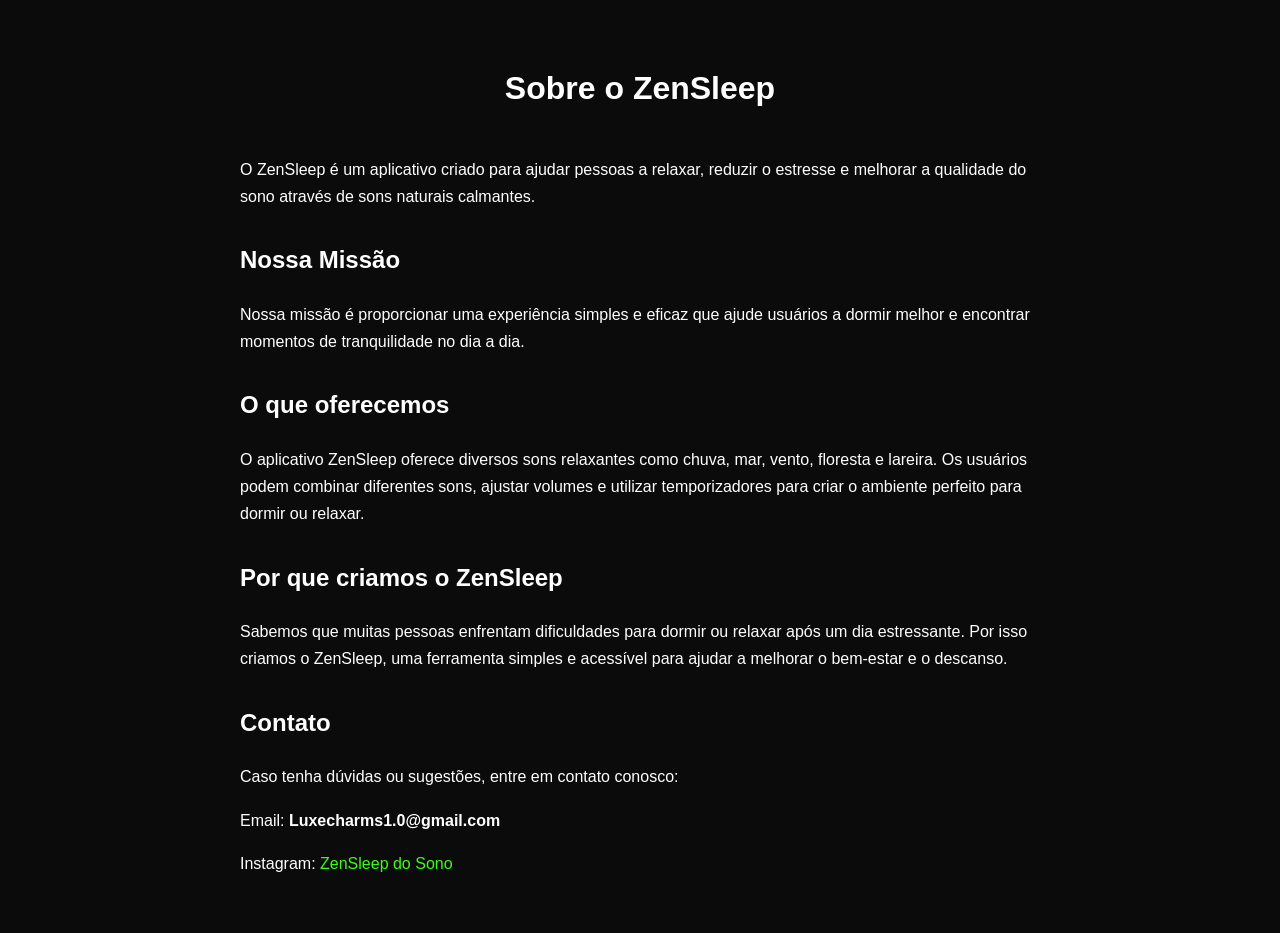
<file: about.html>
<!DOCTYPE html>
<html lang="pt-BR">

<head>
<meta charset="UTF-8">
<meta name="viewport" content="width=device-width, initial-scale=1.0">

<title>Sobre - ZenSleep</title>

<style>

body{
font-family: Arial, sans-serif;
background:#0b0b0b;
color:white;
padding:40px;
max-width:800px;
margin:auto;
line-height:1.7;
}

h1{
text-align:center;
margin-bottom:40px;
}

h2{
margin-top:30px;
}

a{
color:#39ff14;
text-decoration:none;
}

</style>

</head>

<body>

<h1>Sobre o ZenSleep</h1>

<p>
O ZenSleep é um aplicativo criado para ajudar pessoas a relaxar, reduzir o estresse e melhorar a qualidade do sono através de sons naturais calmantes.
</p>

<h2>Nossa Missão</h2>

<p>
Nossa missão é proporcionar uma experiência simples e eficaz que ajude usuários a dormir melhor e encontrar momentos de tranquilidade no dia a dia.
</p>

<h2>O que oferecemos</h2>

<p>
O aplicativo ZenSleep oferece diversos sons relaxantes como chuva, mar, vento, floresta e lareira. Os usuários podem combinar diferentes sons, ajustar volumes e utilizar temporizadores para criar o ambiente perfeito para dormir ou relaxar.
</p>

<h2>Por que criamos o ZenSleep</h2>

<p>
Sabemos que muitas pessoas enfrentam dificuldades para dormir ou relaxar após um dia estressante. Por isso criamos o ZenSleep, uma ferramenta simples e acessível para ajudar a melhorar o bem-estar e o descanso.
</p>

<h2>Contato</h2>

<p>
Caso tenha dúvidas ou sugestões, entre em contato conosco:
</p>

<p>
Email: <strong>Luxecharms1.0@gmail.com</strong>
</p>

<p>
Instagram: <a href="https://www.instagram.com/zensleep_do_sono?igsh=cm5rY3A4eGVwNXYx" target="_blank">ZenSleep do Sono</a>
</p>

</body>

</html>
</file>
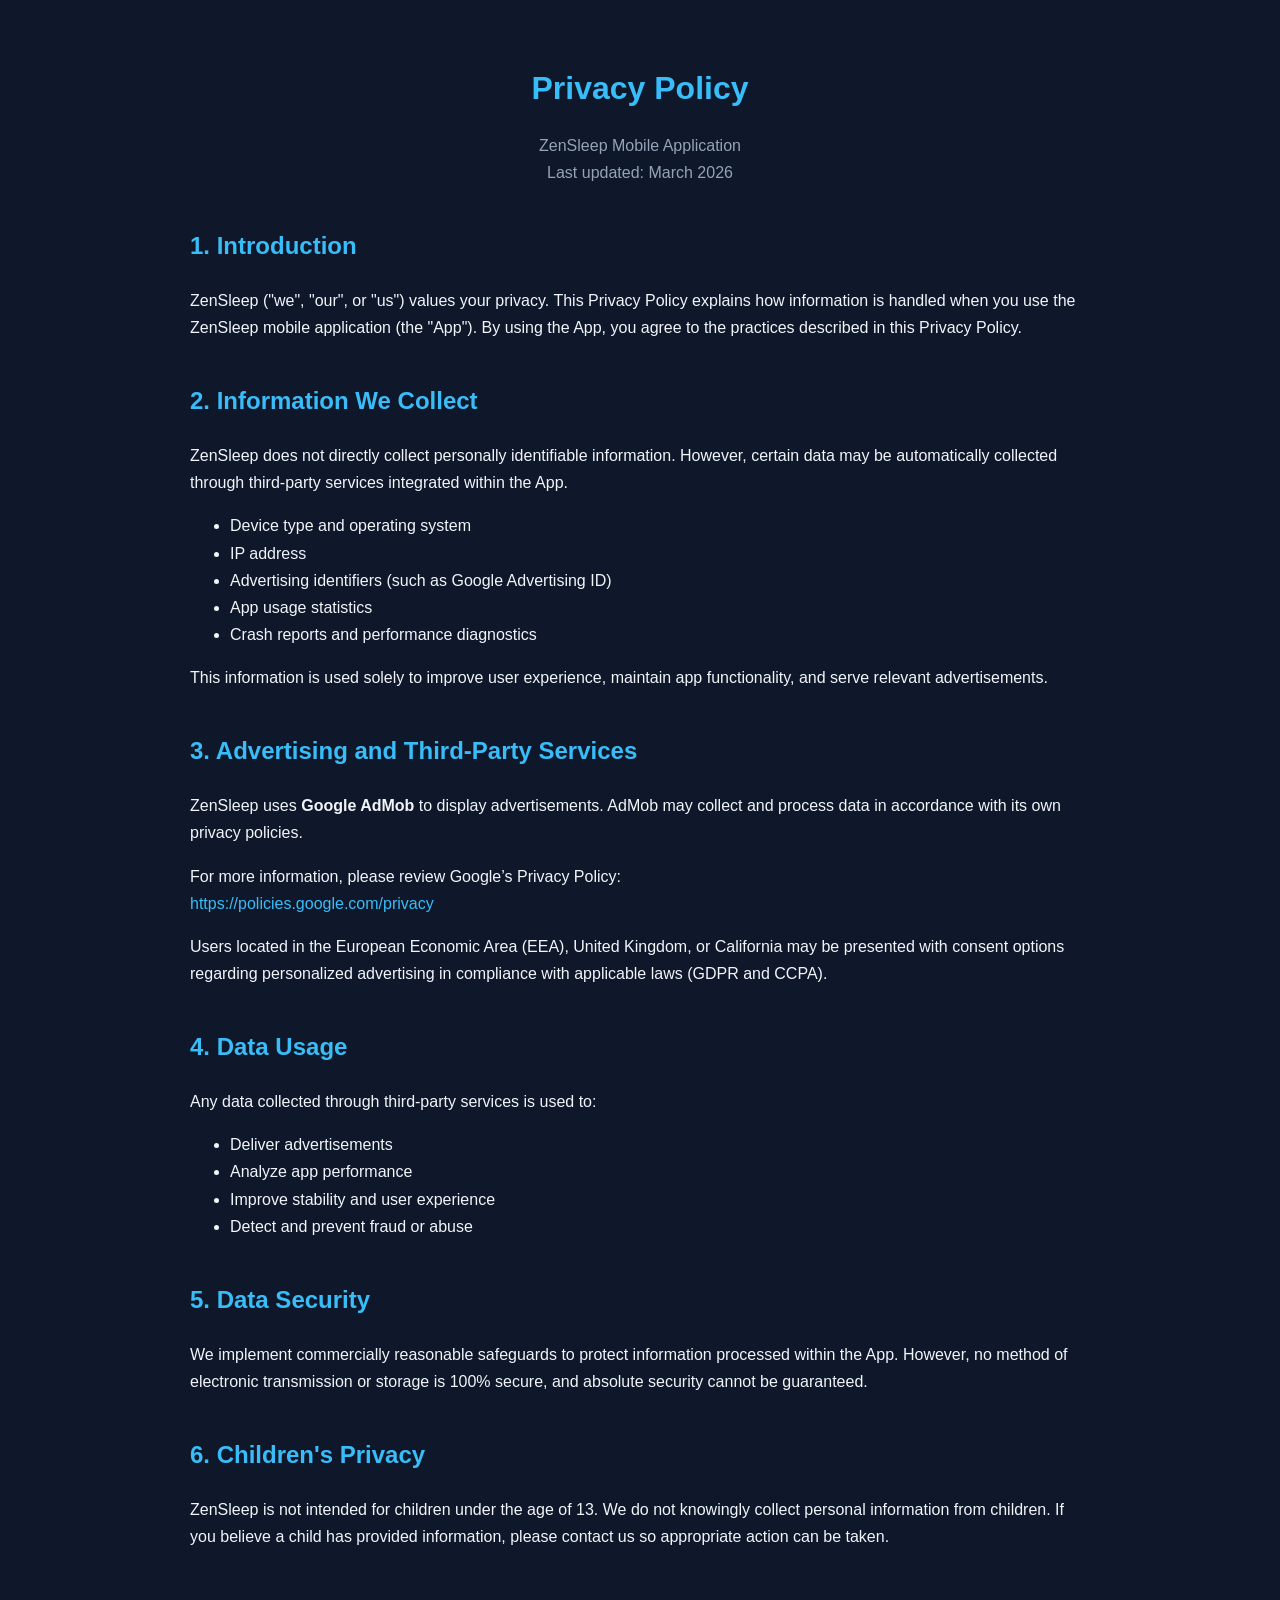
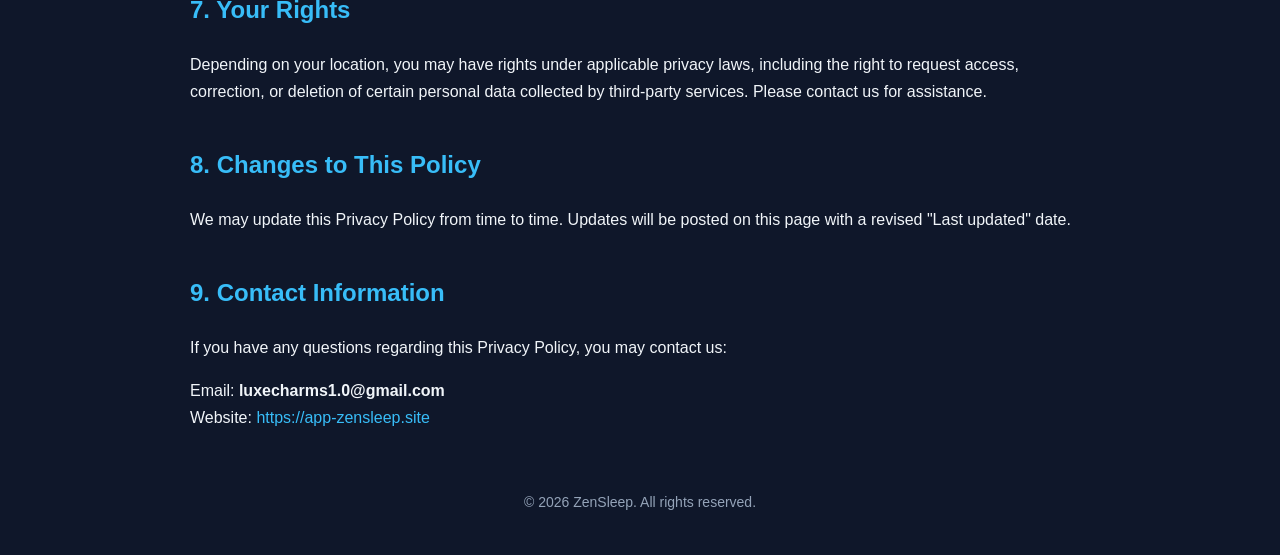
<file: privacy-policy.html>
<!DOCTYPE html>
<html lang="en">
<head>
<meta charset="UTF-8">
<meta name="viewport" content="width=device-width, initial-scale=1.0">
<title>ZenSleep - Privacy Policy</title>
<style>
body {
    font-family: Arial, sans-serif;
    background-color: #0f172a;
    color: #f1f5f9;
    margin: 0;
    padding: 0;
    line-height: 1.7;
}
.container {
    max-width: 900px;
    margin: auto;
    padding: 40px 20px;
}
h1, h2 {
    color: #38bdf8;
}
h1 {
    text-align: center;
    margin-bottom: 10px;
}
.subtitle {
    text-align: center;
    color: #94a3b8;
    margin-bottom: 40px;
}
.section {
    margin-bottom: 40px;
}
a {
    color: #38bdf8;
    text-decoration: none;
}
a:hover {
    text-decoration: underline;
}
.footer {
    margin-top: 60px;
    text-align: center;
    font-size: 14px;
    color: #94a3b8;
}
</style>
</head>
<body>

<div class="container">

<h1>Privacy Policy</h1>
<p class="subtitle">ZenSleep Mobile Application<br>Last updated: March 2026</p>

<div class="section">
<h2>1. Introduction</h2>
<p>
ZenSleep ("we", "our", or "us") values your privacy. This Privacy Policy explains how information is handled when you use the ZenSleep mobile application (the "App").
By using the App, you agree to the practices described in this Privacy Policy.
</p>
</div>

<div class="section">
<h2>2. Information We Collect</h2>
<p>
ZenSleep does not directly collect personally identifiable information.
However, certain data may be automatically collected through third-party services integrated within the App.
</p>
<ul>
<li>Device type and operating system</li>
<li>IP address</li>
<li>Advertising identifiers (such as Google Advertising ID)</li>
<li>App usage statistics</li>
<li>Crash reports and performance diagnostics</li>
</ul>
<p>
This information is used solely to improve user experience, maintain app functionality, and serve relevant advertisements.
</p>
</div>

<div class="section">
<h2>3. Advertising and Third-Party Services</h2>
<p>
ZenSleep uses <strong>Google AdMob</strong> to display advertisements. AdMob may collect and process data in accordance with its own privacy policies.
</p>
<p>
For more information, please review Google’s Privacy Policy:
<br>
<a href="https://policies.google.com/privacy" target="_blank">
https://policies.google.com/privacy
</a>
</p>
<p>
Users located in the European Economic Area (EEA), United Kingdom, or California may be presented with consent options regarding personalized advertising in compliance with applicable laws (GDPR and CCPA).
</p>
</div>

<div class="section">
<h2>4. Data Usage</h2>
<p>
Any data collected through third-party services is used to:
</p>
<ul>
<li>Deliver advertisements</li>
<li>Analyze app performance</li>
<li>Improve stability and user experience</li>
<li>Detect and prevent fraud or abuse</li>
</ul>
</div>

<div class="section">
<h2>5. Data Security</h2>
<p>
We implement commercially reasonable safeguards to protect information processed within the App.
However, no method of electronic transmission or storage is 100% secure, and absolute security cannot be guaranteed.
</p>
</div>

<div class="section">
<h2>6. Children's Privacy</h2>
<p>
ZenSleep is not intended for children under the age of 13.
We do not knowingly collect personal information from children.
If you believe a child has provided information, please contact us so appropriate action can be taken.
</p>
</div>

<div class="section">
<h2>7. Your Rights</h2>
<p>
Depending on your location, you may have rights under applicable privacy laws, including the right to request access, correction, or deletion of certain personal data collected by third-party services.
Please contact us for assistance.
</p>
</div>

<div class="section">
<h2>8. Changes to This Policy</h2>
<p>
We may update this Privacy Policy from time to time.
Updates will be posted on this page with a revised "Last updated" date.
</p>
</div>

<div class="section">
<h2>9. Contact Information</h2>
<p>
If you have any questions regarding this Privacy Policy, you may contact us:
</p>
<p>
Email: <strong>luxecharms1.0@gmail.com</strong><br>
Website: <a href="https://app-zensleep.site">https://app-zensleep.site</a>
</p>
</div>

<div class="footer">
© 2026 ZenSleep. All rights reserved.
</div>

</div>

</body>
</html>
</file>
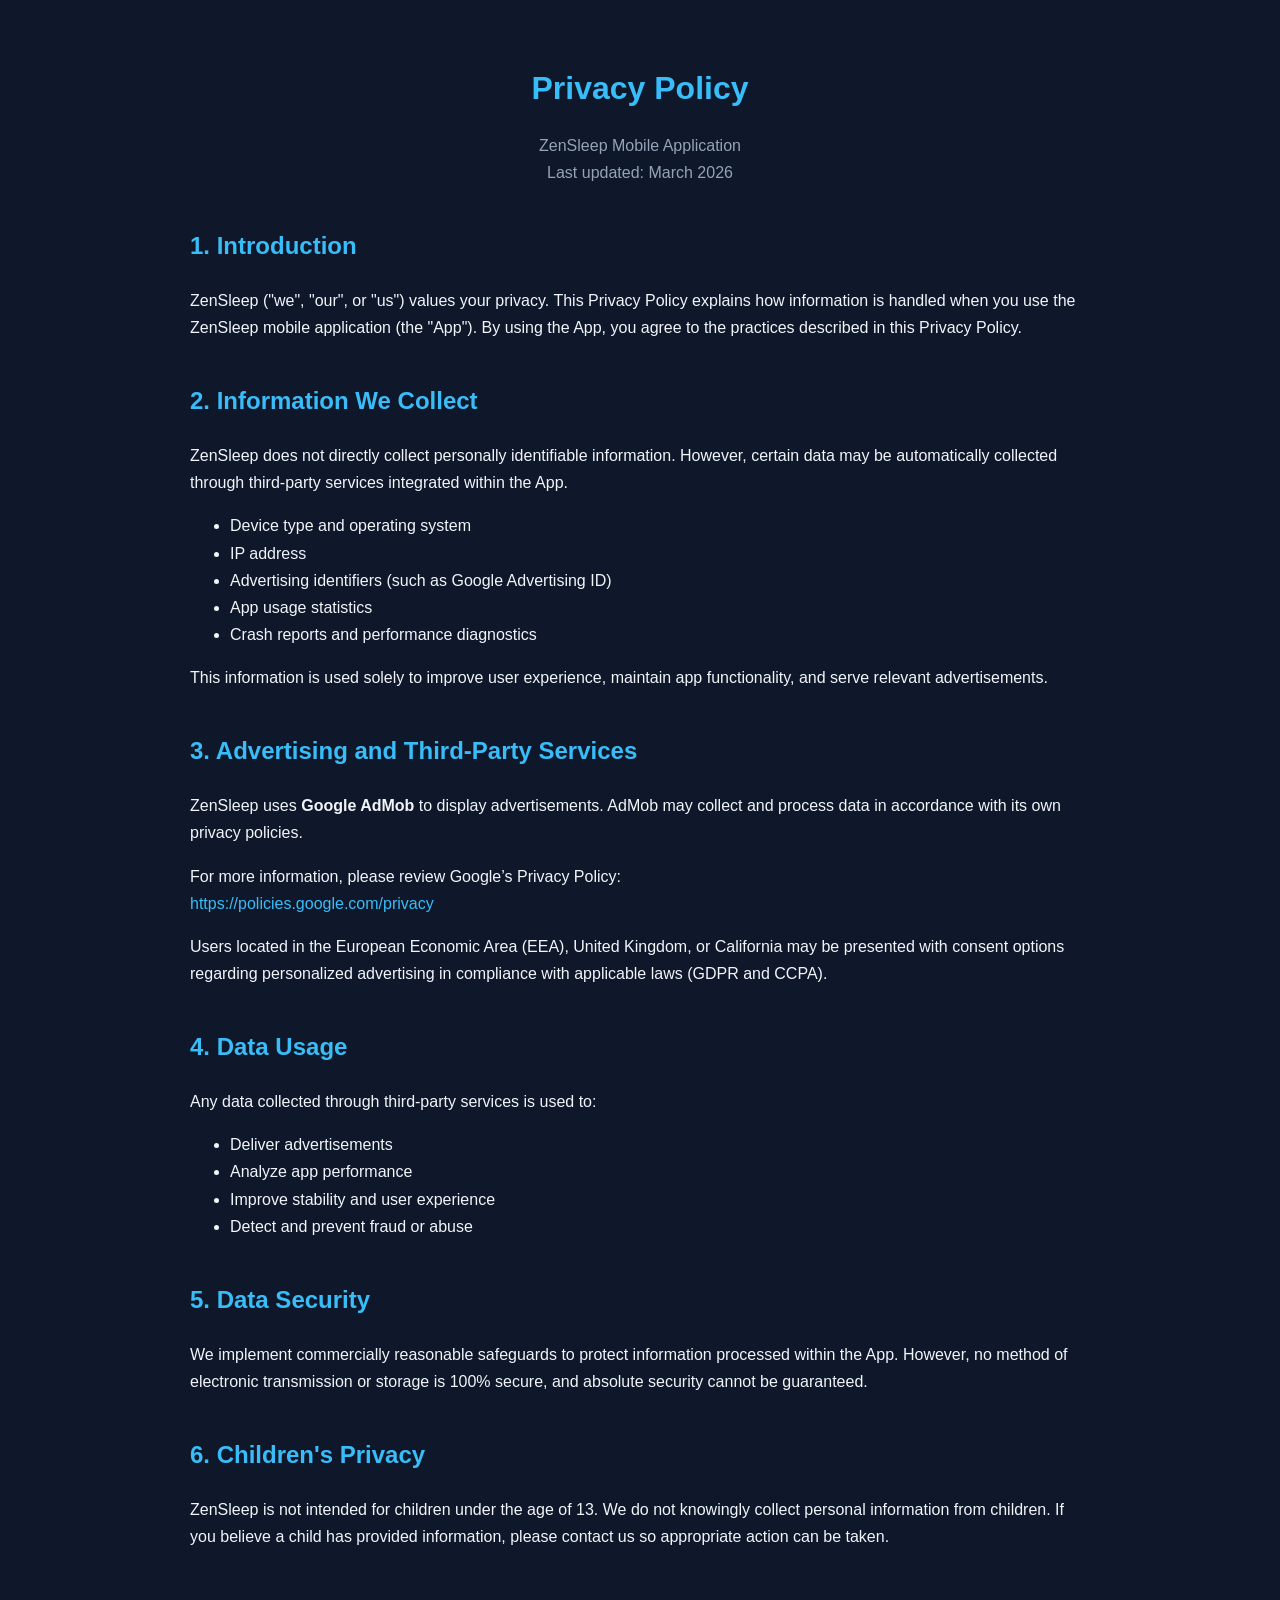
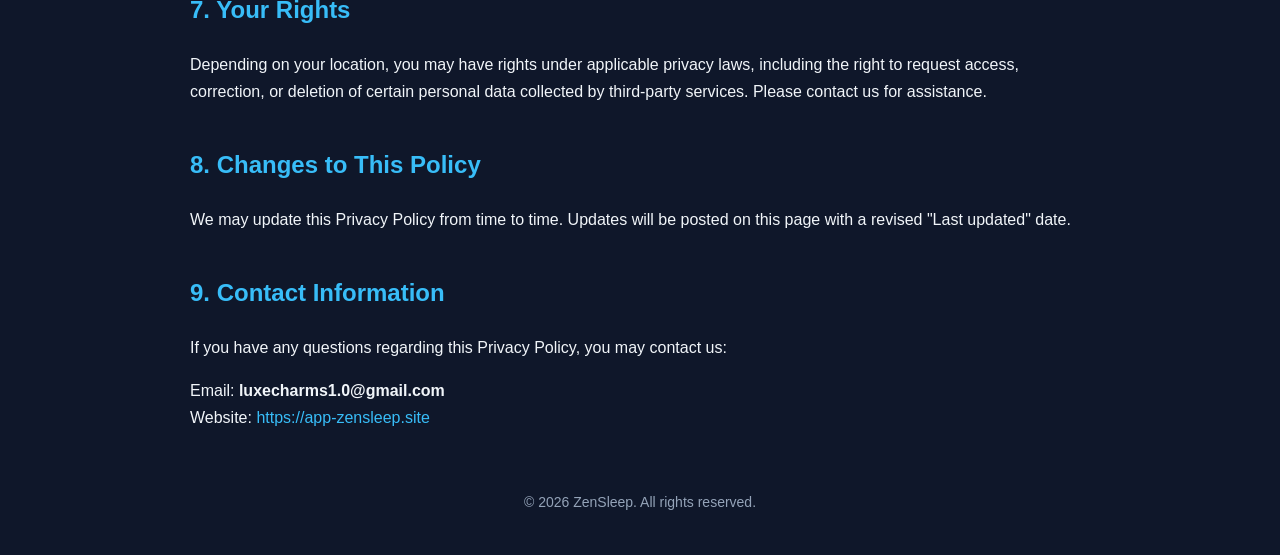
<file: privacy.html>
<!DOCTYPE html>
<html lang="en">
<head>
<meta charset="UTF-8">
<meta name="viewport" content="width=device-width, initial-scale=1.0">
<title>ZenSleep - Privacy Policy</title>
<style>
body {
    font-family: Arial, sans-serif;
    background-color: #0f172a;
    color: #f1f5f9;
    margin: 0;
    padding: 0;
    line-height: 1.7;
}
.container {
    max-width: 900px;
    margin: auto;
    padding: 40px 20px;
}
h1, h2 {
    color: #38bdf8;
}
h1 {
    text-align: center;
    margin-bottom: 10px;
}
.subtitle {
    text-align: center;
    color: #94a3b8;
    margin-bottom: 40px;
}
.section {
    margin-bottom: 40px;
}
a {
    color: #38bdf8;
    text-decoration: none;
}
a:hover {
    text-decoration: underline;
}
.footer {
    margin-top: 60px;
    text-align: center;
    font-size: 14px;
    color: #94a3b8;
}
</style>
</head>
<body>

<div class="container">

<h1>Privacy Policy</h1>
<p class="subtitle">ZenSleep Mobile Application<br>Last updated: March 2026</p>

<div class="section">
<h2>1. Introduction</h2>
<p>
ZenSleep ("we", "our", or "us") values your privacy. This Privacy Policy explains how information is handled when you use the ZenSleep mobile application (the "App").
By using the App, you agree to the practices described in this Privacy Policy.
</p>
</div>

<div class="section">
<h2>2. Information We Collect</h2>
<p>
ZenSleep does not directly collect personally identifiable information.
However, certain data may be automatically collected through third-party services integrated within the App.
</p>
<ul>
<li>Device type and operating system</li>
<li>IP address</li>
<li>Advertising identifiers (such as Google Advertising ID)</li>
<li>App usage statistics</li>
<li>Crash reports and performance diagnostics</li>
</ul>
<p>
This information is used solely to improve user experience, maintain app functionality, and serve relevant advertisements.
</p>
</div>

<div class="section">
<h2>3. Advertising and Third-Party Services</h2>
<p>
ZenSleep uses <strong>Google AdMob</strong> to display advertisements. AdMob may collect and process data in accordance with its own privacy policies.
</p>
<p>
For more information, please review Google’s Privacy Policy:
<br>
<a href="https://policies.google.com/privacy" target="_blank">
https://policies.google.com/privacy
</a>
</p>
<p>
Users located in the European Economic Area (EEA), United Kingdom, or California may be presented with consent options regarding personalized advertising in compliance with applicable laws (GDPR and CCPA).
</p>
</div>

<div class="section">
<h2>4. Data Usage</h2>
<p>
Any data collected through third-party services is used to:
</p>
<ul>
<li>Deliver advertisements</li>
<li>Analyze app performance</li>
<li>Improve stability and user experience</li>
<li>Detect and prevent fraud or abuse</li>
</ul>
</div>

<div class="section">
<h2>5. Data Security</h2>
<p>
We implement commercially reasonable safeguards to protect information processed within the App.
However, no method of electronic transmission or storage is 100% secure, and absolute security cannot be guaranteed.
</p>
</div>

<div class="section">
<h2>6. Children's Privacy</h2>
<p>
ZenSleep is not intended for children under the age of 13.
We do not knowingly collect personal information from children.
If you believe a child has provided information, please contact us so appropriate action can be taken.
</p>
</div>

<div class="section">
<h2>7. Your Rights</h2>
<p>
Depending on your location, you may have rights under applicable privacy laws, including the right to request access, correction, or deletion of certain personal data collected by third-party services.
Please contact us for assistance.
</p>
</div>

<div class="section">
<h2>8. Changes to This Policy</h2>
<p>
We may update this Privacy Policy from time to time.
Updates will be posted on this page with a revised "Last updated" date.
</p>
</div>

<div class="section">
<h2>9. Contact Information</h2>
<p>
If you have any questions regarding this Privacy Policy, you may contact us:
</p>
<p>
Email: <strong>luxecharms1.0@gmail.com</strong><br>
Website: <a href="https://app-zensleep.site">https://app-zensleep.site</a>
</p>
</div>

<div class="footer">
© 2026 ZenSleep. All rights reserved.
</div>

</div>

</body>
</html>
</file>
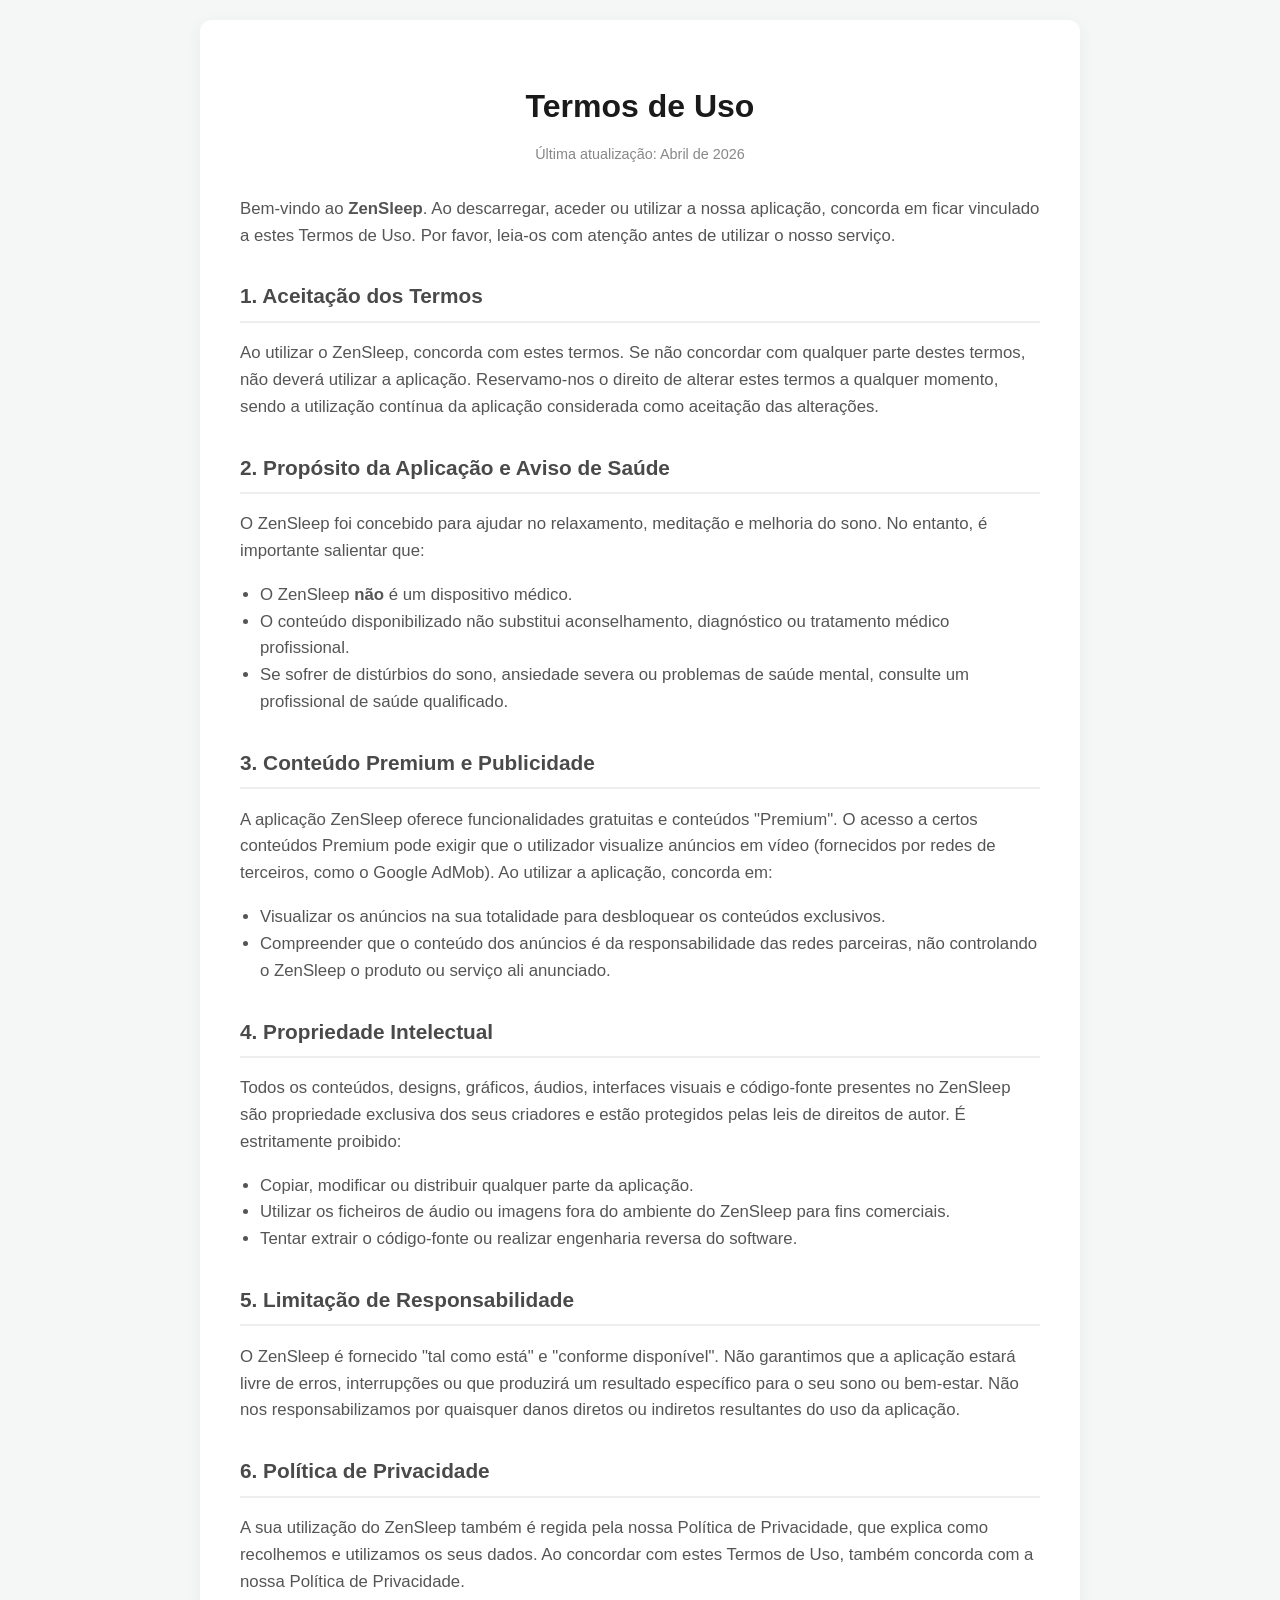
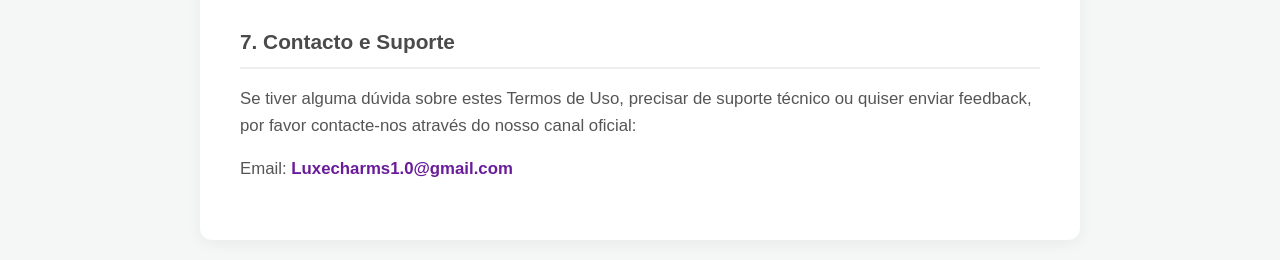
<file: terms.html>
<!DOCTYPE html>
<html lang="pt-BR">
<head>
    <meta charset="UTF-8">
    <meta name="viewport" content="width=device-width, initial-scale=1.0">
    <title>Termos de Uso - ZenSleep</title>
    <style>
        body {
            font-family: 'Segoe UI', Tahoma, Geneva, Verdana, sans-serif;
            line-height: 1.6;
            color: #333;
            background-color: #f4f7f6;
            margin: 0;
            padding: 20px;
        }
        .container {
            max-width: 800px;
            margin: 0 auto;
            background: #ffffff;
            padding: 40px;
            border-radius: 12px;
            box-shadow: 0 4px 15px rgba(0,0,0,0.05);
        }
        h1 {
            color: #1a1a1a;
            text-align: center;
            font-size: 2em;
            margin-bottom: 10px;
        }
        h2 {
            color: #4a4a4a;
            border-bottom: 2px solid #eee;
            padding-bottom: 8px;
            margin-top: 30px;
            font-size: 1.3em;
        }
        p, li {
            font-size: 1.05em;
            color: #555;
        }
        ul {
            padding-left: 20px;
        }
        .last-updated {
            text-align: center;
            color: #888;
            font-size: 0.9em;
            margin-bottom: 30px;
        }
        .contact-email {
            font-weight: bold;
            color: #6a1b9a; /* Um tom de roxo a combinar com a identidade do app */
        }
    </style>
</head>
<body>

    <div class="container">
        <h1>Termos de Uso</h1>
        <div class="last-updated">Última atualização: Abril de 2026</div>

        <p>Bem-vindo ao <strong>ZenSleep</strong>. Ao descarregar, aceder ou utilizar a nossa aplicação, concorda em ficar vinculado a estes Termos de Uso. Por favor, leia-os com atenção antes de utilizar o nosso serviço.</p>

        <h2>1. Aceitação dos Termos</h2>
        <p>Ao utilizar o ZenSleep, concorda com estes termos. Se não concordar com qualquer parte destes termos, não deverá utilizar a aplicação. Reservamo-nos o direito de alterar estes termos a qualquer momento, sendo a utilização contínua da aplicação considerada como aceitação das alterações.</p>

        <h2>2. Propósito da Aplicação e Aviso de Saúde</h2>
        <p>O ZenSleep foi concebido para ajudar no relaxamento, meditação e melhoria do sono. No entanto, é importante salientar que:</p>
        <ul>
            <li>O ZenSleep <strong>não</strong> é um dispositivo médico.</li>
            <li>O conteúdo disponibilizado não substitui aconselhamento, diagnóstico ou tratamento médico profissional.</li>
            <li>Se sofrer de distúrbios do sono, ansiedade severa ou problemas de saúde mental, consulte um profissional de saúde qualificado.</li>
        </ul>

        <h2>3. Conteúdo Premium e Publicidade</h2>
        <p>A aplicação ZenSleep oferece funcionalidades gratuitas e conteúdos "Premium". O acesso a certos conteúdos Premium pode exigir que o utilizador visualize anúncios em vídeo (fornecidos por redes de terceiros, como o Google AdMob). Ao utilizar a aplicação, concorda em:</p>
        <ul>
            <li>Visualizar os anúncios na sua totalidade para desbloquear os conteúdos exclusivos.</li>
            <li>Compreender que o conteúdo dos anúncios é da responsabilidade das redes parceiras, não controlando o ZenSleep o produto ou serviço ali anunciado.</li>
        </ul>

        <h2>4. Propriedade Intelectual</h2>
        <p>Todos os conteúdos, designs, gráficos, áudios, interfaces visuais e código-fonte presentes no ZenSleep são propriedade exclusiva dos seus criadores e estão protegidos pelas leis de direitos de autor. É estritamente proibido:</p>
        <ul>
            <li>Copiar, modificar ou distribuir qualquer parte da aplicação.</li>
            <li>Utilizar os ficheiros de áudio ou imagens fora do ambiente do ZenSleep para fins comerciais.</li>
            <li>Tentar extrair o código-fonte ou realizar engenharia reversa do software.</li>
        </ul>

        <h2>5. Limitação de Responsabilidade</h2>
        <p>O ZenSleep é fornecido "tal como está" e "conforme disponível". Não garantimos que a aplicação estará livre de erros, interrupções ou que produzirá um resultado específico para o seu sono ou bem-estar. Não nos responsabilizamos por quaisquer danos diretos ou indiretos resultantes do uso da aplicação.</p>

        <h2>6. Política de Privacidade</h2>
        <p>A sua utilização do ZenSleep também é regida pela nossa Política de Privacidade, que explica como recolhemos e utilizamos os seus dados. Ao concordar com estes Termos de Uso, também concorda com a nossa Política de Privacidade.</p>

        <h2>7. Contacto e Suporte</h2>
        <p>Se tiver alguma dúvida sobre estes Termos de Uso, precisar de suporte técnico ou quiser enviar feedback, por favor contacte-nos através do nosso canal oficial:</p>
        <p>Email: <span class="contact-email">Luxecharms1.0@gmail.com</span></p>

    </div>

</body>
</html>
</file>
